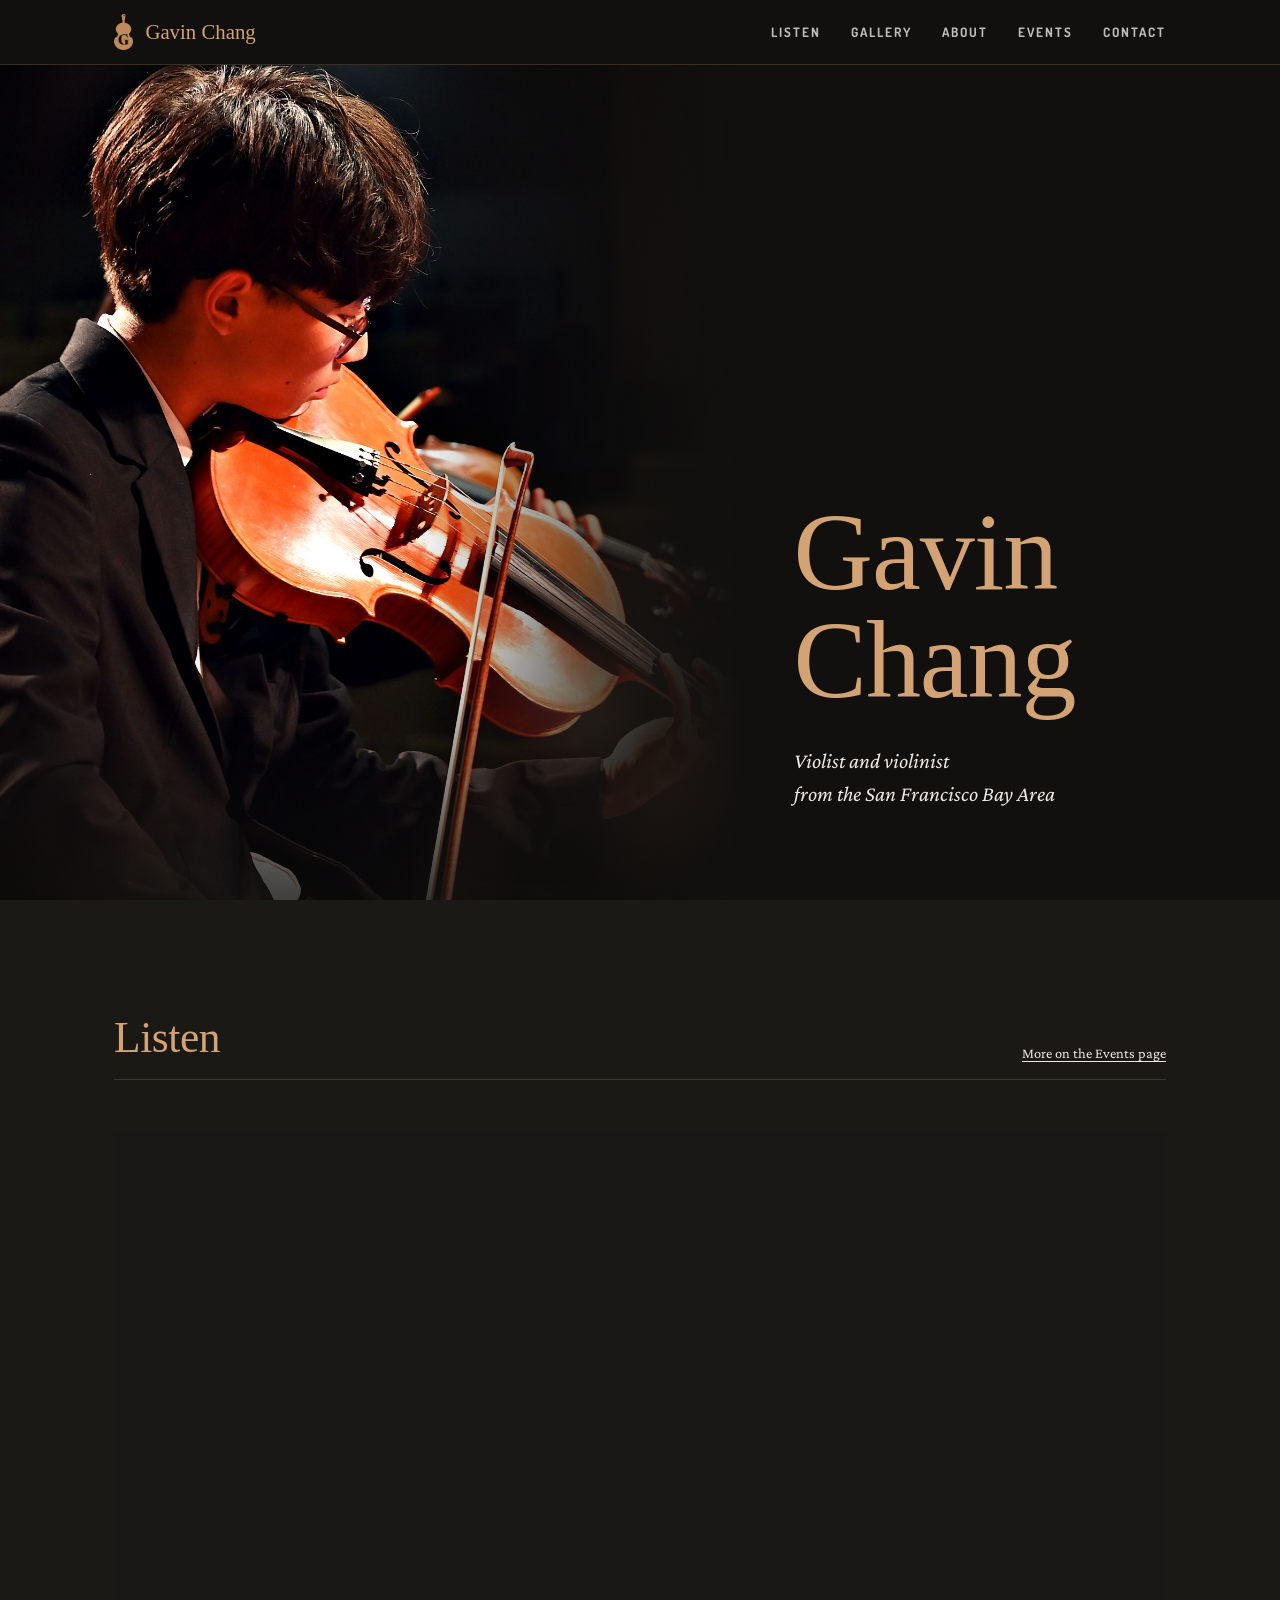
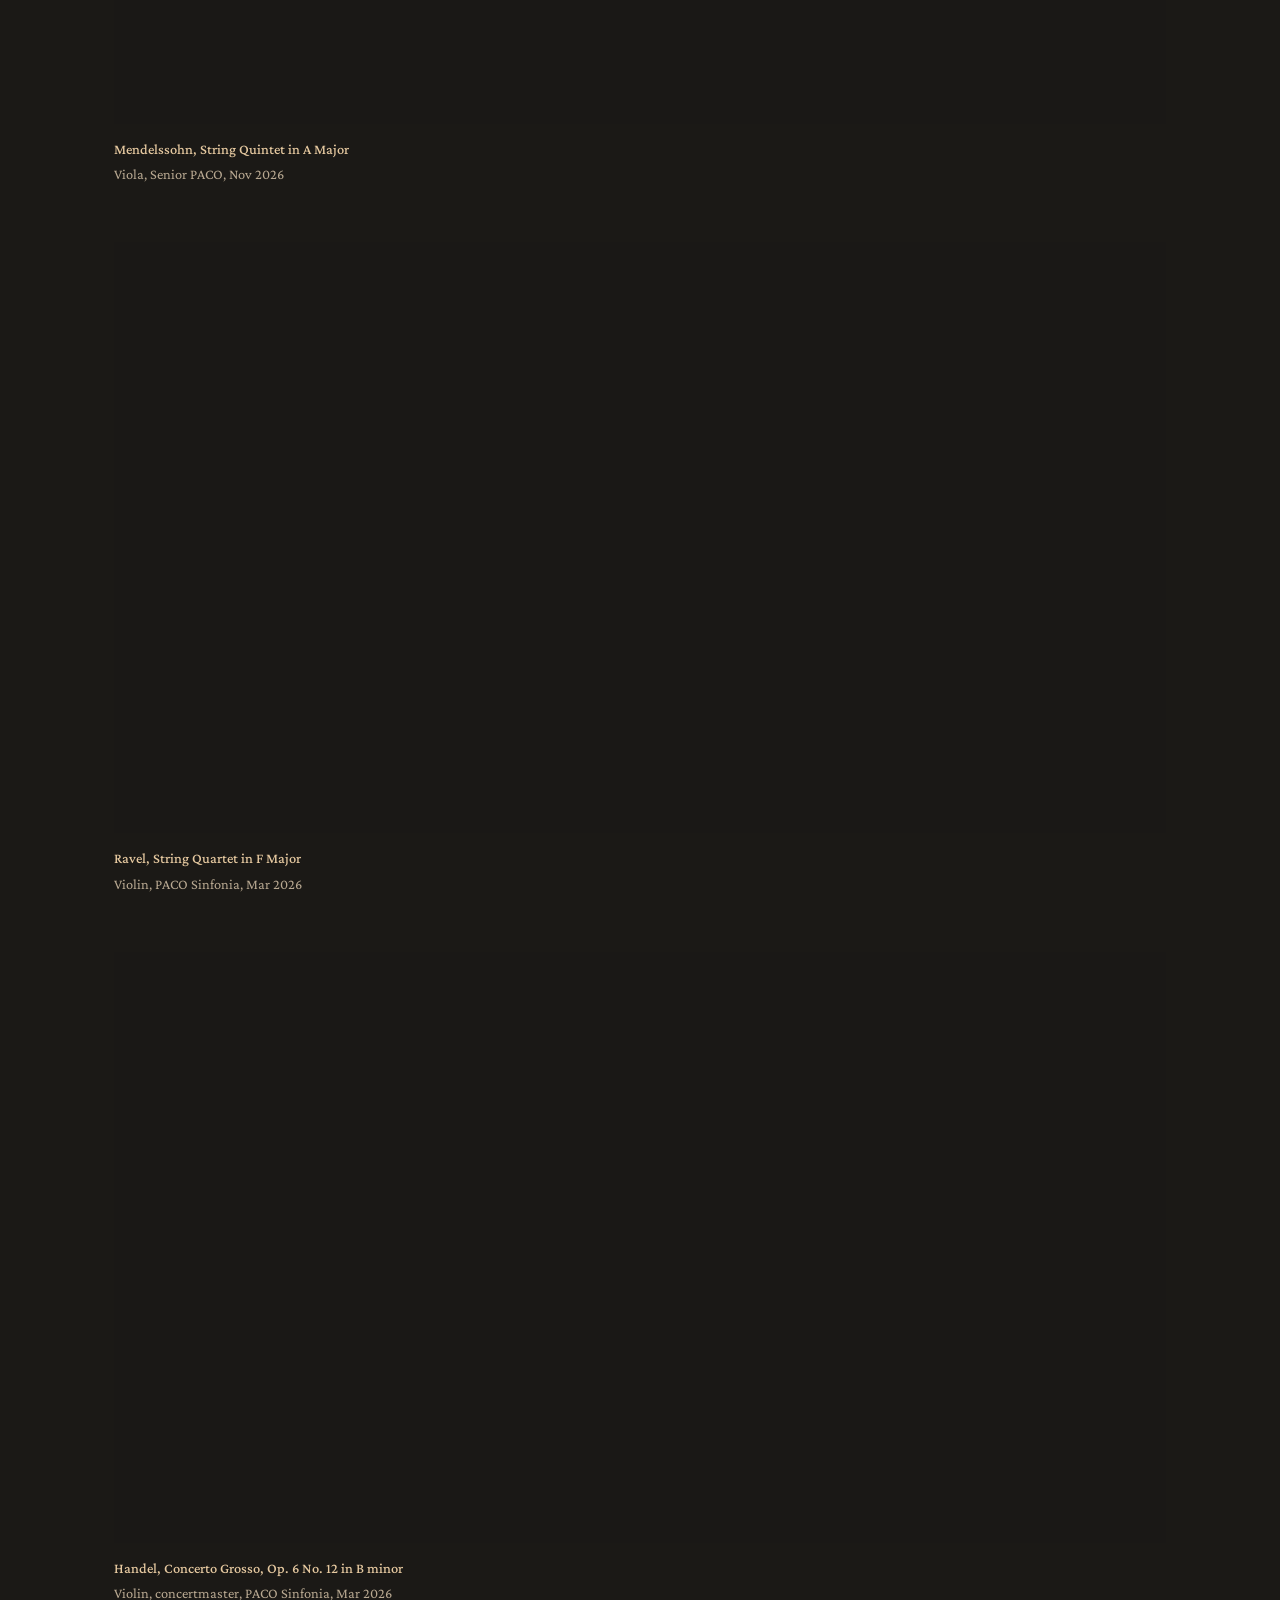
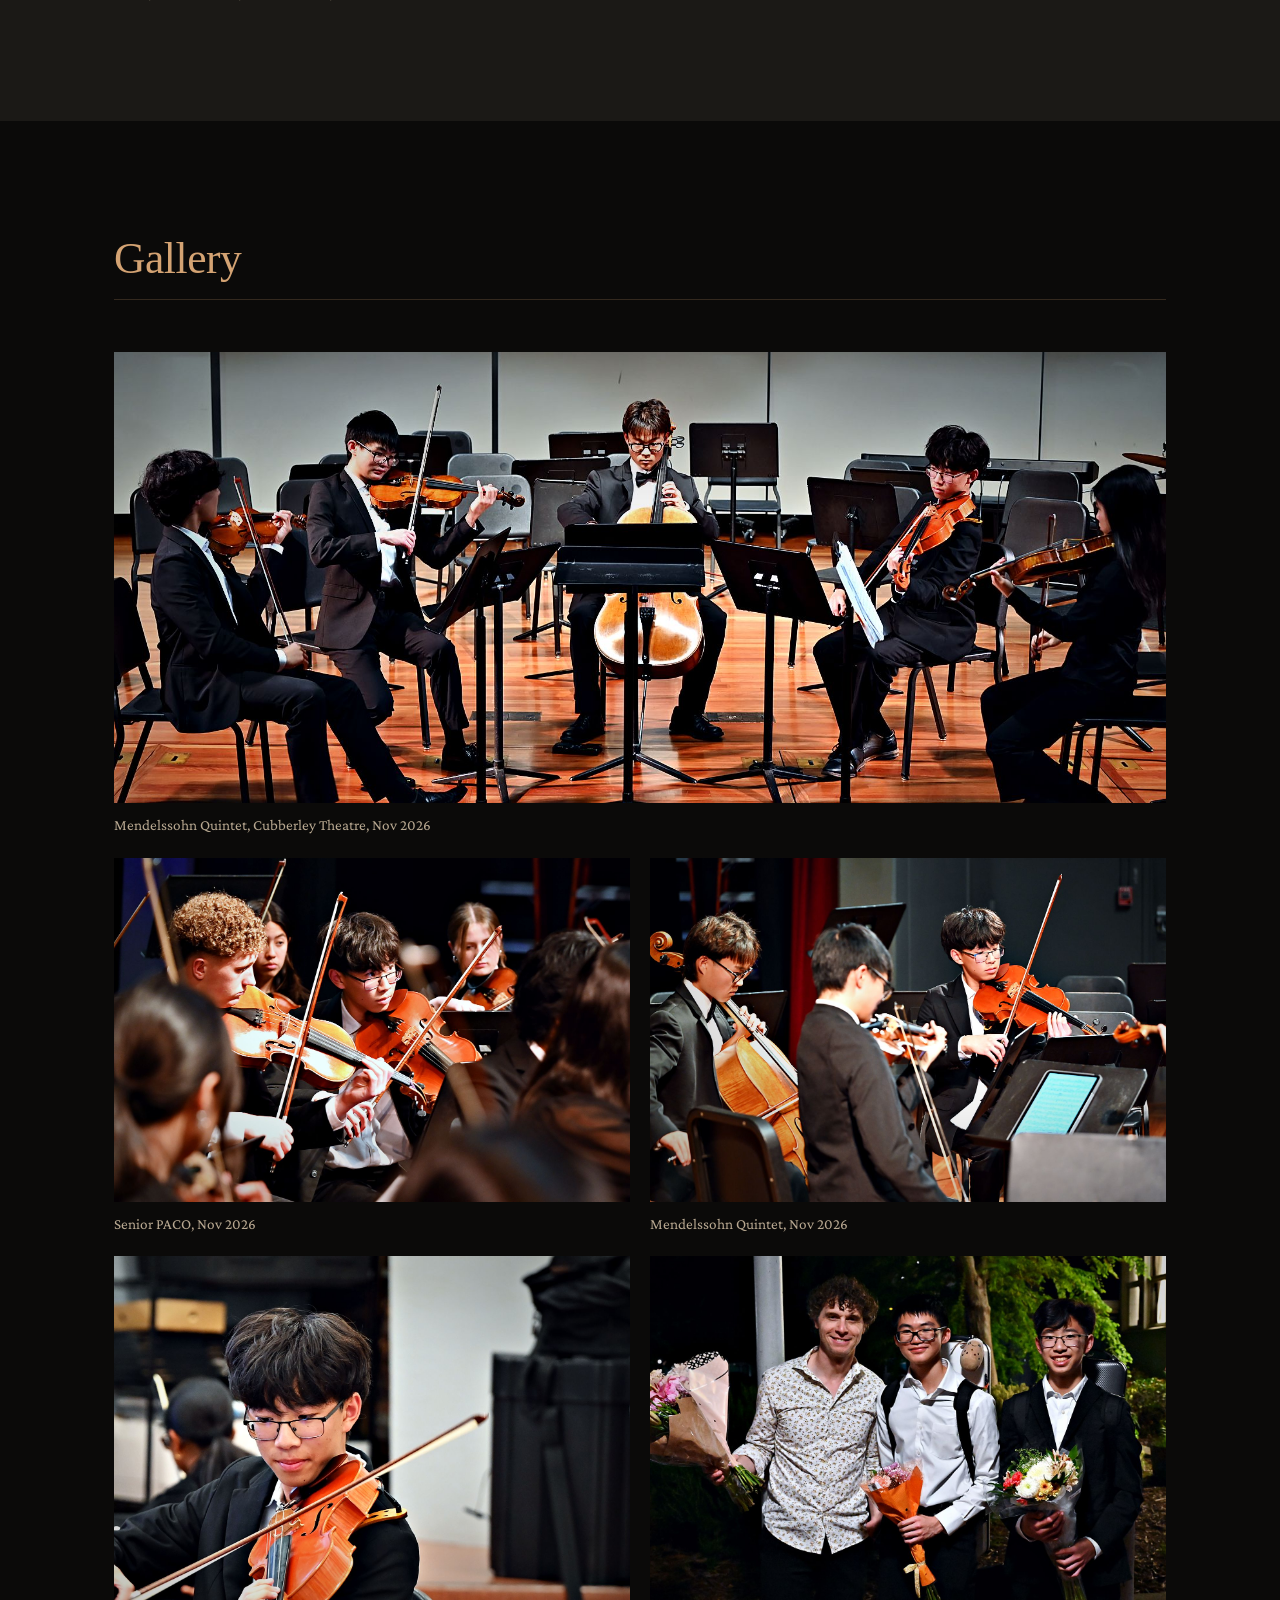
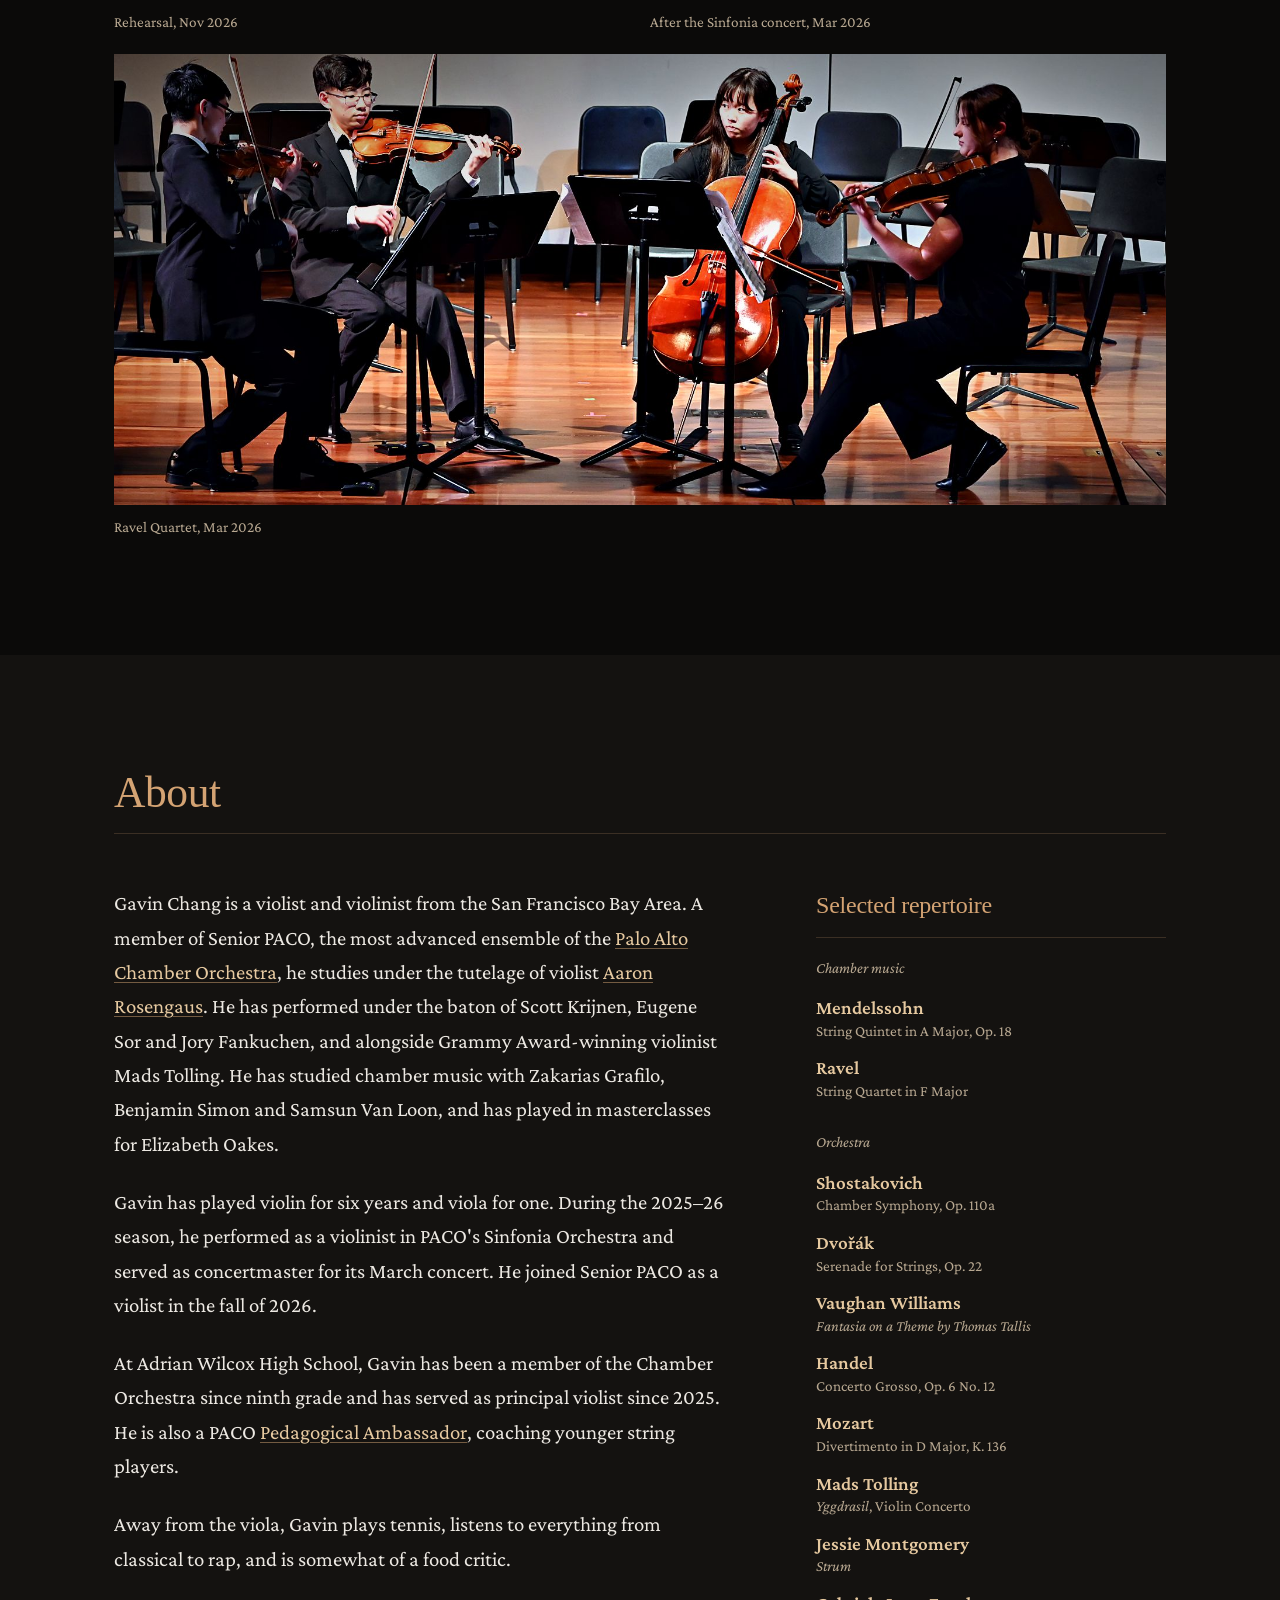
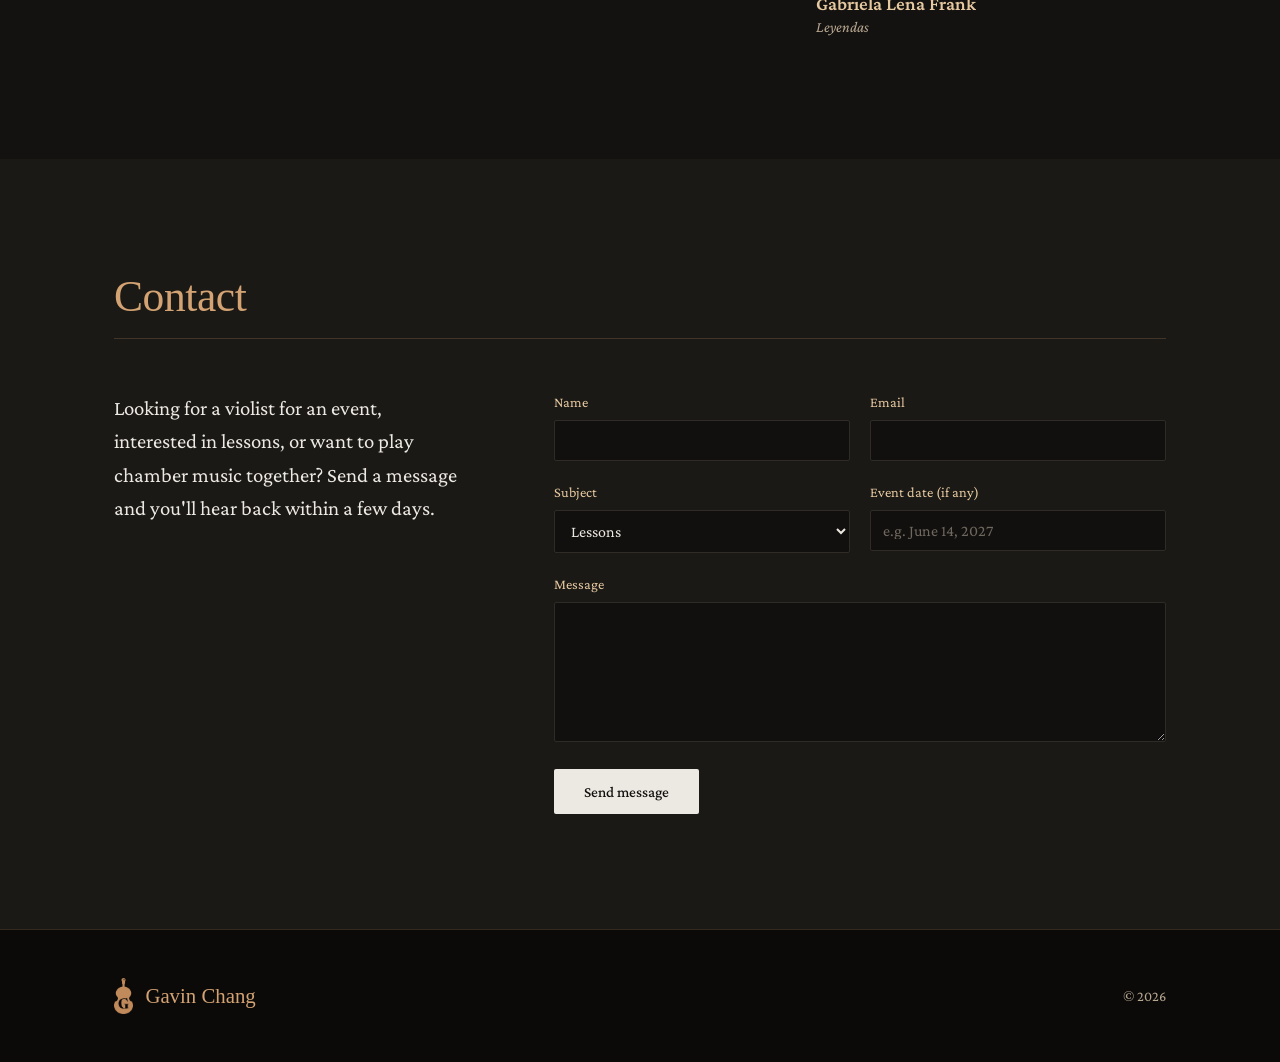
<file: index.html>
<!doctype html>
<html lang="en">
  <head>
    <meta charset="utf-8" />
    <meta name="viewport" content="width=device-width, initial-scale=1" />
    <title>Gavin Chang · Viola &amp; Violin</title>
    <meta
      name="description"
      content="Gavin Chang is a violist and violinist from the San Francisco Bay Area, playing with the Palo Alto Chamber Orchestra (PACO). Performances, videos, and contact."
    />
    <link rel="canonical" href="https://gavinchang.com/" />
    <meta name="google-site-verification" content="Nmx001IFJyBXwoPkOtTUak0ZmImyclPgPIsgz5206c8" />
    <meta property="og:type" content="website" />
    <meta property="og:site_name" content="Gavin Chang" />
    <meta property="og:title" content="Gavin Chang · Viola &amp; Violin" />
    <meta
      property="og:description"
      content="Violist and violinist from the San Francisco Bay Area, playing with the Palo Alto Chamber Orchestra."
    />
    <meta property="og:url" content="https://gavinchang.com/" />
    <meta property="og:image" content="https://gavinchang.com/assets/og.jpg" />
    <meta property="og:image:width" content="1200" />
    <meta property="og:image:height" content="630" />
    <meta name="twitter:card" content="summary_large_image" />
    <link rel="icon" href="favicon.ico?v=2" sizes="any" />
    <link
      rel="icon"
      type="image/png"
      sizes="32x32"
      href="assets/favicon-32.png?v=2"
    />
    <link rel="apple-touch-icon" href="assets/apple-touch-icon.png?v=2" />
    <link rel="manifest" href="site.webmanifest?v=2" />
    <meta name="theme-color" content="#11100e" />
    <script type="application/ld+json">
      {
        "@context": "https://schema.org",
        "@type": "Person",
        "name": "Gavin Chang",
        "url": "https://gavinchang.com/",
        "image": "https://gavinchang.com/assets/og.jpg",
        "jobTitle": "Violist and violinist",
        "homeLocation": { "@type": "Place", "name": "San Francisco Bay Area" },
        "memberOf": {
          "@type": "Organization",
          "name": "Palo Alto Chamber Orchestra",
          "url": "https://www.pacomusic.org/"
        }
      }
    </script>
    <link rel="preconnect" href="https://fonts.googleapis.com" />
    <link rel="preconnect" href="https://fonts.gstatic.com" crossorigin />
    <link
      href="https://fonts.googleapis.com/css2?family=Dosis:wght@700&family=Old+Standard+TT:ital,wght@0,400;0,700;1,400&family=Crimson+Pro:ital,wght@0,400;0,500;0,600;1,400&display=block"
      rel="stylesheet"
    />
    <link rel="stylesheet" href="style.css" />
  </head>
  <body class="home">
    <a class="skip" href="#main">Skip to content</a>
    <header class="site-header">
      <div class="inner">
        <a class="wordmark" href="./"><img class="logo" src="assets/logo-mark.png" alt="" width="28" height="52" />Gavin Chang</a>
        <nav aria-label="Main">
          <a href="#listen">Listen</a>
          <a href="#gallery">Gallery</a>
          <a href="#about">About</a>
          <a href="events.html">Events</a>
          <a href="#contact">Contact</a>
        </nav>
      </div>
    </header>

    <main id="main">
      <div class="hero">
        <figure>
          <img
            src="assets/gavin-hero.jpg"
            alt="Gavin Chang playing viola on stage"
            width="1800"
            height="1682"
            fetchpriority="high"
          />
        </figure>
        <div class="intro">
          <h1>Gavin<br />Chang</h1>
          <p class="role">Violist and violinist<br />from the San Francisco Bay Area</p>
        </div>
      </div>

      <section id="listen" class="dark">
        <div class="wrap">
          <div class="section-head">
            <div>
              <h2>Listen</h2>
            </div>
            <p class="aside">
              <a href="events.html">More on the Events page</a>
            </p>
          </div>
          <div class="videos">
            <div class="clip">
              <div class="video">
                <iframe
                  src="https://www.youtube-nocookie.com/embed/sXE35HnWF1Q?rel=0"
                  title="Mendelssohn String Quintet in A Major, Senior PACO"
                  loading="lazy"
                  referrerpolicy="strict-origin-when-cross-origin"
                  allow="
                    accelerometer;
                    autoplay;
                    clipboard-write;
                    encrypted-media;
                    gyroscope;
                    picture-in-picture;
                    web-share;
                  "
                  allowfullscreen
                ></iframe>
              </div>
              <p class="caption">
                <strong>Mendelssohn, String Quintet in A Major</strong>
                <span>Viola, Senior PACO, Nov 2026</span>
              </p>
            </div>
            <div class="clip">
              <div class="video">
                <iframe
                  src="https://www.youtube-nocookie.com/embed/MC1H6GNTEVY?rel=0"
                  title="Ravel String Quartet in F Major, PACO Sinfonia"
                  loading="lazy"
                  referrerpolicy="strict-origin-when-cross-origin"
                  allow="
                    accelerometer;
                    autoplay;
                    clipboard-write;
                    encrypted-media;
                    gyroscope;
                    picture-in-picture;
                    web-share;
                  "
                  allowfullscreen
                ></iframe>
              </div>
              <p class="caption">
                <strong>Ravel, String Quartet in F Major</strong>
                <span>Violin, PACO Sinfonia, Mar 2026</span>
              </p>
            </div>
            <div class="clip">
              <div class="video">
                <iframe
                  src="https://www.youtube-nocookie.com/embed/bKNfH7iYo7M?rel=0"
                  title="Handel Concerto Grosso Op. 6 No. 12, PACO Sinfonia"
                  loading="lazy"
                  referrerpolicy="strict-origin-when-cross-origin"
                  allow="accelerometer; autoplay; clipboard-write; encrypted-media; gyroscope; picture-in-picture; web-share"
                  allowfullscreen
                ></iframe>
              </div>
              <p class="caption">
                <strong>Handel, Concerto Grosso, Op. 6 No. 12 in B minor</strong>
                <span>Violin, concertmaster, PACO Sinfonia, Mar 2026</span>
              </p>
            </div>
          </div>
        </div>
      </section>

      <section id="gallery" class="dark deep">
        <div class="wrap">
          <div class="section-head">
            <div>
              <h2>Gallery</h2>
            </div>
          </div>
          <div class="gallery">
            <figure class="wide">
              <div class="ph"><img
                src="assets/gallery/quintet-stage.jpg"
                alt="Gavin playing viola in the Mendelssohn String Quintet on stage"
                width="1800"
                height="1200"
                loading="lazy"
              /></div>
              <figcaption>Mendelssohn Quintet, Cubberley Theatre, Nov 2026</figcaption>
            </figure>
            <figure>
              <div class="ph"><img
                src="assets/gallery/orchestra.jpg"
                alt="Gavin playing viola in the Senior PACO orchestra"
                width="1600"
                height="1067"
                loading="lazy"
              /></div>
              <figcaption>Senior PACO, Nov 2026</figcaption>
            </figure>
            <figure>
              <div class="ph"><img
                src="assets/gallery/quintet-close.jpg"
                alt="Gavin performing with his chamber ensemble"
                width="1600"
                height="1067"
                loading="lazy"
              /></div>
              <figcaption>Mendelssohn Quintet, Nov 2026</figcaption>
            </figure>
            <figure>
              <div class="ph"><img
                src="assets/gallery/rehearsal.jpg"
                alt="Gavin smiling while playing viola in rehearsal"
                width="1600"
                height="1067"
                loading="lazy"
              /></div>
              <figcaption>Rehearsal, Nov 2026</figcaption>
            </figure>
            <figure>
              <div class="ph"><img
                src="assets/gallery/perf-2.jpg"
                alt="Gavin with his coach and quartet partner after a concert"
                width="1600"
                height="1011"
                loading="lazy"
              /></div>
              <figcaption>After the Sinfonia concert, Mar 2026</figcaption>
            </figure>
            <figure class="wide">
              <div class="ph"><img
                src="assets/gallery/perf-1.jpg"
                alt="Gavin performing in a string quartet on stage"
                width="1800"
                height="1200"
                loading="lazy"
              /></div>
              <figcaption>Ravel Quartet, Mar 2026</figcaption>
            </figure>
          </div>
        </div>
      </section>

      <section id="about">
        <div class="wrap">
          <div class="section-head">
            <div>
              <h2>About</h2>
            </div>
          </div>
          <div class="about">
            <div class="bio">
              <p>
                Gavin Chang is a violist and violinist from the San Francisco
                Bay Area. A member of Senior PACO, the most advanced ensemble of
                the
                <a href="https://www.pacomusic.org/" target="_blank" rel="noopener">Palo Alto Chamber Orchestra</a>,
                he studies under the tutelage of violist
                <a href="https://www.aaronrosengaus.com/" target="_blank" rel="noopener">Aaron Rosengaus</a>.
                He has performed under the baton of Scott Krijnen, Eugene Sor and
                Jory Fankuchen, and alongside Grammy Award-winning violinist
                Mads Tolling. He has studied chamber music with Zakarias
                Grafilo, Benjamin Simon and Samsun Van Loon, and has played in
                masterclasses for Elizabeth Oakes.
              </p>
              <p>
                Gavin has played violin for
                <span data-years-since="2020">six</span> years and viola for
                <span data-years-since="2025">one</span>. During the 2025–26
                season, he performed as a violinist in PACO's Sinfonia Orchestra
                and served as concertmaster for its March concert. He joined
                Senior PACO as a violist in the fall of 2026.
              </p>
              <p>
                At Adrian Wilcox High School, Gavin has been a member of the
                Chamber Orchestra since ninth grade and has served as principal
                violist since 2025. He is also a PACO
                <a href="https://www.pacomusic.org/programs/student-leadership-council" target="_blank" rel="noopener">Pedagogical Ambassador</a>,
                coaching younger string players.
              </p>
              <p>
                Away from the viola, Gavin plays tennis, listens to everything
                from classical to rap, and is somewhat of a food critic.
              </p>
            </div>
            <div class="repertoire">
              <h3>Selected repertoire</h3>
              <p class="rep-group">Chamber music</p>
              <ul>
                <li><strong>Mendelssohn</strong><span>String Quintet in A Major, Op. 18</span></li>
                <li><strong>Ravel</strong><span>String Quartet in F Major</span></li>
              </ul>
              <p class="rep-group">Orchestra</p>
              <ul>
                <li><strong>Shostakovich</strong><span>Chamber Symphony, Op. 110a</span></li>
                <li><strong>Dvořák</strong><span>Serenade for Strings, Op. 22</span></li>
                <li><strong>Vaughan Williams</strong><span><i>Fantasia on a Theme by Thomas Tallis</i></span></li>
                <li><strong>Handel</strong><span>Concerto Grosso, Op. 6 No. 12</span></li>
                <li><strong>Mozart</strong><span>Divertimento in D Major, K. 136</span></li>
                <li><strong>Mads Tolling</strong><span><i>Yggdrasil</i>, Violin Concerto</span></li>
                <li><strong>Jessie Montgomery</strong><span><i>Strum</i></span></li>
                <li><strong>Gabriela Lena Frank</strong><span><i>Leyendas</i></span></li>
              </ul>
            </div>
          </div>
        </div>
      </section>

      <section id="contact" class="sand">
        <div class="wrap">
          <div class="section-head">
            <div>
              <h2>Contact</h2>
            </div>
          </div>
          <div class="contact">
            <p class="note">
              Looking for a violist for an event, interested in lessons, or
              want to play chamber music together? Send a message and you'll
              hear back within a few days.
            </p>
            <form data-contact>
              <div class="row">
                <label
                  ><span>Name</span
                  ><input name="name" autocomplete="name" required
                /></label>
                <label
                  ><span>Email</span
                  ><input
                    name="email"
                    type="email"
                    autocomplete="email"
                    required
                /></label>
              </div>
              <div class="row">
                <label
                  ><span>Subject</span>
                  <select name="topic">
                    <option>Lessons</option>
                    <option>A performance or event</option>
                    <option>A collaboration</option>
                    <option>Something else</option>
                  </select>
                </label>
                <label
                  ><span>Event date (if any)</span
                  ><input name="date" placeholder="e.g. June 14, 2027"
                /></label>
              </div>
              <label
                ><span>Message</span
                ><textarea name="message" required></textarea>
              </label>
              <button type="submit">Send message</button>
              <input
                class="hp"
                name="website"
                tabindex="-1"
                autocomplete="off"
                aria-hidden="true"
              />
              <p class="form-done" hidden>
                Thanks! Your message went through.
              </p>
              <p class="form-fail" hidden>
                Sorry, the message couldn't be sent. Please check your
                connection and try again.
              </p>
            </form>
          </div>
        </div>
      </section>
    </main>

    <footer>
      <div class="wrap">
        <span class="wordmark"><img class="logo" src="assets/logo-mark.png" alt="" width="28" height="52" />Gavin Chang</span>
        <span>© <span data-year>2026</span></span>
      </div>
    </footer>

    <script src="assets/form.js"></script>
    <script src="assets/years.js"></script>
    <script src="assets/gallery.js"></script>
  </body>
</html>
</file>
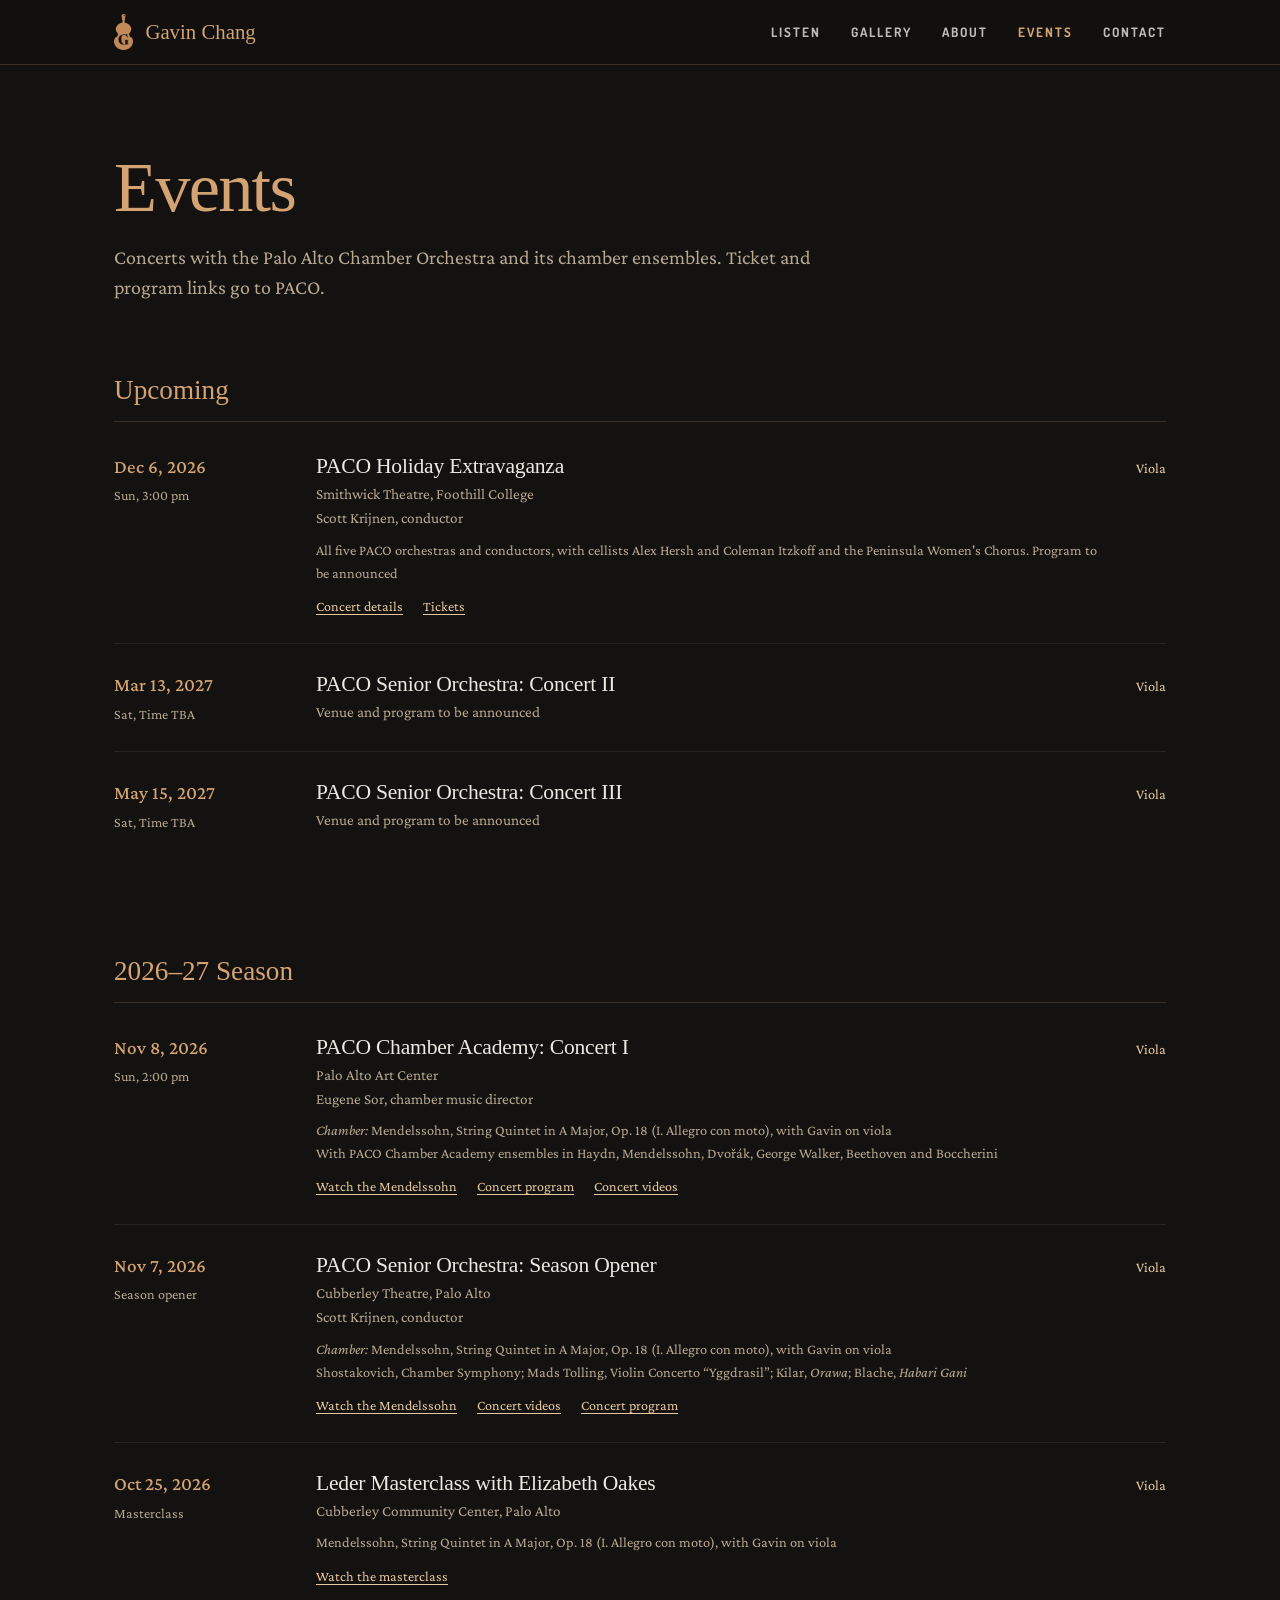
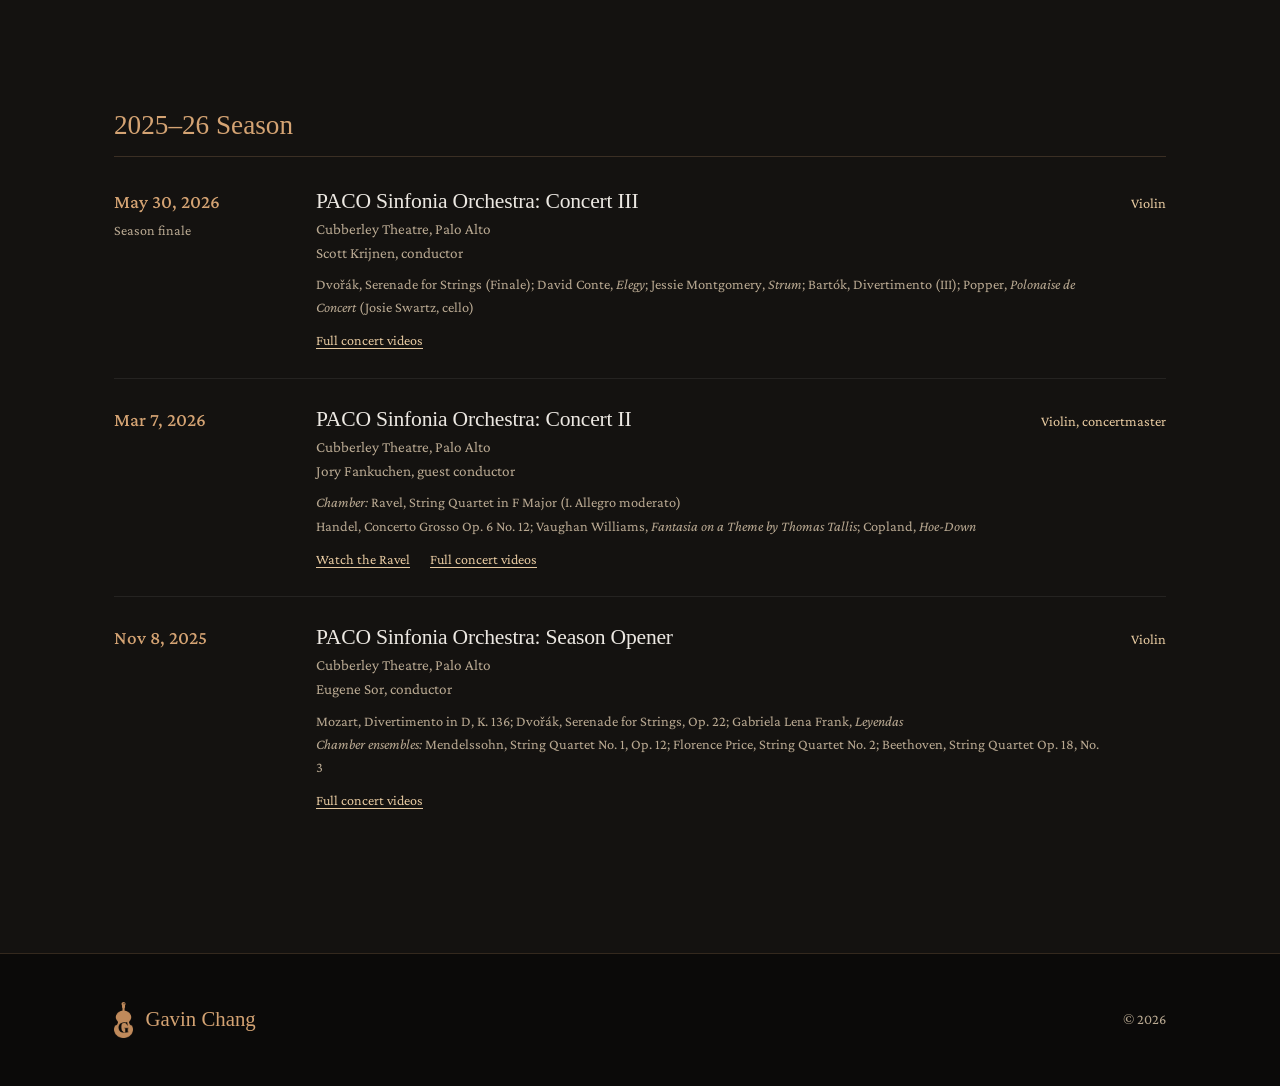
<file: events.html>
<!doctype html>
<html lang="en">
<head>
<meta charset="utf-8">
<meta name="viewport" content="width=device-width, initial-scale=1">
<title>Events · Gavin Chang</title>
<meta name="description" content="Upcoming and past concerts with Gavin Chang, violist and violinist with the Palo Alto Chamber Orchestra (PACO).">
<link rel="canonical" href="https://gavinchang.com/events.html">
<meta property="og:type" content="website">
<meta property="og:site_name" content="Gavin Chang">
<meta property="og:title" content="Events · Gavin Chang">
<meta property="og:description" content="Upcoming and past concerts with the Palo Alto Chamber Orchestra.">
<meta property="og:url" content="https://gavinchang.com/events.html">
<meta property="og:image" content="https://gavinchang.com/assets/og.jpg">
<meta name="twitter:card" content="summary_large_image">
<link rel="icon" href="favicon.ico?v=2" sizes="any">
<link rel="icon" type="image/png" sizes="32x32" href="assets/favicon-32.png?v=2">
<link rel="apple-touch-icon" href="assets/apple-touch-icon.png?v=2">
<link rel="manifest" href="site.webmanifest?v=2">
<meta name="theme-color" content="#11100e">
<link rel="preconnect" href="https://fonts.googleapis.com">
<link rel="preconnect" href="https://fonts.gstatic.com" crossorigin>
<link href="https://fonts.googleapis.com/css2?family=Dosis:wght@700&family=Old+Standard+TT:ital,wght@0,400;0,700;1,400&family=Crimson+Pro:ital,wght@0,400;0,500;0,600;1,400&display=block" rel="stylesheet">
<link rel="stylesheet" href="style.css">
</head>
<body>
<a class="skip" href="#main">Skip to content</a>

<header class="site-header">
  <div class="inner">
    <a class="wordmark" href="./"><img class="logo" src="assets/logo-mark.png" alt="" width="28" height="52" />Gavin Chang</a>
    <nav aria-label="Main">
      <a href="./#listen">Listen</a>
      <a href="./#gallery">Gallery</a>
      <a href="./#about">About</a>
      <a href="events.html" aria-current="page">Events</a>
      <a href="./#contact">Contact</a>
    </nav>
  </div>
</header>

<main id="main">
  <div class="wrap page-title">
    <h1>Events</h1>
    <p>Concerts with the Palo Alto Chamber Orchestra and its chamber ensembles. Ticket and program links go to PACO.</p>
  </div>

  <section class="events-section">
    <div class="wrap" data-events>
      <div class="events-group">
        <span class="label">Upcoming</span>
        <ul class="events">
          <li class="event" data-date="2026-12-06" data-start="2026-12-06T15:00">
            <time datetime="2026-12-06">Dec 6, 2026<small class="label">Sun, 3:00 pm</small></time>
            <div>
              <h3>PACO Holiday Extravaganza</h3>
              <p>Smithwick Theatre, Foothill College<br>Scott Krijnen, conductor</p>
              <p class="program">All five PACO orchestras and conductors, with cellists Alex Hersh and Coleman Itzkoff and the Peninsula Women's Chorus. Program to be announced</p>
              <p class="links"><a href="https://www.pacomusic.org/events/2026-27/holiday-extravaganza-december-6-2026" target="_blank" rel="noopener">Concert details</a><a class="upcoming-only" href="https://paco.vbotickets.com/event/Holiday_Extravaganza/207027" target="_blank" rel="noopener">Tickets</a></p>
            </div>
            <span class="role">Viola</span>
          </li>
          <li class="event" data-date="2027-03-13">
            <time datetime="2027-03-13">Mar 13, 2027<small class="label">Sat, Time TBA</small></time>
            <div>
              <h3>PACO Senior Orchestra: Concert II</h3>
              <p>Venue and program to be announced</p>
            </div>
            <span class="role">Viola</span>
          </li>
          <li class="event" data-date="2027-05-15">
            <time datetime="2027-05-15">May 15, 2027<small class="label">Sat, Time TBA</small></time>
            <div>
              <h3>PACO Senior Orchestra: Concert III</h3>
              <p>Venue and program to be announced</p>
            </div>
            <span class="role">Viola</span>
          </li>
        </ul>
      </div>

      <div class="events-group">
        <span class="label">2026–27 Season</span>
        <ul class="events">
          <li class="event" data-date="2026-11-08" data-start="2026-11-08T14:00">
            <time datetime="2026-11-08">Nov 8, 2026<small class="label">Sun, 2:00 pm</small></time>
            <div>
              <h3>PACO Chamber Academy: Concert I</h3>
              <p>Palo Alto Art Center<br>Eugene Sor, chamber music director</p>
              <p class="program"><em>Chamber:</em> Mendelssohn, String Quintet in A Major, Op. 18 (I. Allegro con moto), with Gavin on viola<br>
                With PACO Chamber Academy ensembles in Haydn, Mendelssohn, Dvořák, George Walker, Beethoven and Boccherini</p>
              <p class="links"><a href="https://www.youtube.com/watch?v=Ji9QWMvFooE" target="_blank" rel="noopener">Watch the Mendelssohn</a><a href="https://www.pacomusic.org/events/2026-27/chamber-academy-november-8-2026" target="_blank" rel="noopener">Concert program</a><a href="https://www.youtube.com/playlist?list=PLC6ZyNQbAKKQ" target="_blank" rel="noopener">Concert videos</a></p>
            </div>
            <span class="role">Viola</span>
          </li>
          <li class="event" data-date="2026-11-07" data-start="2026-11-07T19:30">
            <time datetime="2026-11-07">Nov 7, 2026<small class="label">Season opener</small></time>
            <div>
              <h3>PACO Senior Orchestra: Season Opener</h3>
              <p>Cubberley Theatre, Palo Alto<br>Scott Krijnen, conductor</p>
              <p class="program"><em>Chamber:</em> Mendelssohn, String Quintet in A Major, Op. 18 (I. Allegro con moto), with Gavin on viola<br>
                Shostakovich, Chamber Symphony; Mads Tolling, Violin Concerto “Yggdrasil”; Kilar, <i>Orawa</i>; Blache, <i>Habari Gani</i></p>
              <p class="links"><a href="./#listen">Watch the Mendelssohn</a><a href="https://www.youtube.com/playlist?list=PLRqJwdR6baj4" target="_blank" rel="noopener">Concert videos</a><a href="https://www.pacomusic.org/events/2026-27/senior-paco-november-7-2026" target="_blank" rel="noopener">Concert program</a></p>
            </div>
            <span class="role">Viola</span>
          </li>
          <li class="event" data-date="2026-10-25">
            <time datetime="2026-10-25">Oct 25, 2026<small class="label">Masterclass</small></time>
            <div>
              <h3>Leder Masterclass with Elizabeth Oakes</h3>
              <p>Cubberley Community Center, Palo Alto</p>
              <p class="program">Mendelssohn, String Quintet in A Major, Op. 18 (I. Allegro con moto), with Gavin on viola</p>
              <p class="links"><a href="https://www.youtube.com/watch?v=kzvMdZJd8ls" target="_blank" rel="noopener">Watch the masterclass</a></p>
            </div>
            <span class="role">Viola</span>
          </li>
        </ul>
      </div>

      <div class="events-group">
        <span class="label">2025–26 Season</span>
        <ul class="events">
          <li class="event" data-date="2026-05-30">
            <time datetime="2026-05-30">May 30, 2026<small class="label">Season finale</small></time>
            <div>
              <h3>PACO Sinfonia Orchestra: Concert III</h3>
              <p>Cubberley Theatre, Palo Alto<br>Scott Krijnen, conductor</p>
              <p class="program">Dvořák, Serenade for Strings (Finale); David Conte, <i>Elegy</i>; Jessie Montgomery, <i>Strum</i>; Bartók, Divertimento (III); Popper, <i>Polonaise de Concert</i> (Josie Swartz, cello)</p>
              <p class="links"><a href="https://www.youtube.com/playlist?list=PLOp3k7hfVfMblTnOSrVcerdFUGlQEpvU9" target="_blank" rel="noopener">Full concert videos</a></p>
            </div>
            <span class="role">Violin</span>
          </li>
          <li class="event" data-date="2026-03-07">
            <time datetime="2026-03-07">Mar 7, 2026</time>
            <div>
              <h3>PACO Sinfonia Orchestra: Concert II</h3>
              <p>Cubberley Theatre, Palo Alto<br>Jory Fankuchen, guest conductor</p>
              <p class="program"><em>Chamber:</em> Ravel, String Quartet in F Major (I. Allegro moderato)<br>
                Handel, Concerto Grosso Op. 6 No. 12; Vaughan Williams, <i>Fantasia on a Theme by Thomas Tallis</i>; Copland, <i>Hoe-Down</i></p>
              <p class="links"><a href="./#listen">Watch the Ravel</a><a href="https://www.youtube.com/playlist?list=PLOp3k7hfVfMZDzWvM93NYCZxzykePwpCN" target="_blank" rel="noopener">Full concert videos</a></p>
            </div>
            <span class="role">Violin, concertmaster</span>
          </li>
          <li class="event" data-date="2025-11-08">
            <time datetime="2025-11-08">Nov 8, 2025</time>
            <div>
              <h3>PACO Sinfonia Orchestra: Season Opener</h3>
              <p>Cubberley Theatre, Palo Alto<br>Eugene Sor, conductor</p>
              <p class="program">Mozart, Divertimento in D, K. 136; Dvořák, Serenade for Strings, Op. 22; Gabriela Lena Frank, <i>Leyendas</i><br>
                <em>Chamber ensembles:</em> Mendelssohn, String Quartet No. 1, Op. 12; Florence Price, String Quartet No. 2; Beethoven, String Quartet Op. 18, No. 3</p>
              <p class="links"><a href="https://www.youtube.com/playlist?list=PLOp3k7hfVfMYldNDe_0pUpUFTDlmdqEdv" target="_blank" rel="noopener">Full concert videos</a></p>
            </div>
            <span class="role">Violin</span>
          </li>
        </ul>
      </div>
    </div>
  </section>
</main>

<footer>
  <div class="wrap">
    <span class="wordmark"><img class="logo" src="assets/logo-mark.png" alt="" width="28" height="52" />Gavin Chang</span>
    <span>© <span data-year>2026</span></span>
  </div>
</footer>

<script src="assets/events.js"></script>
<script src="assets/years.js"></script>
</body>
</html>
</file>
<file: style.css>
/* gavinchang.com */
:root {
  --paper: #141210;
  --ink: #ece8e2;
  --muted: #b8a891;
  --rule: #2f2b27;
  --line: rgba(212, 163, 115, 0.2);
  --night: #11100e;
  --night-2: #1a1816;
  --night-ink: #ece8e2;
  --night-muted: #b8a891;
  --night-deep: #0b0a09;
  --sand: #1b1916;
  --gold: #d4a373;
  --gold-soft: #e6c9a0;
  --accent: #d4a373;
  --serif: "Old Standard TT", "Times New Roman", Times, serif;
  --name: "Old Standard TT", "Times New Roman", Times, serif;
  --sans: "Crimson Pro", Georgia, "Times New Roman", serif;
  --menu: "Dosis", "Helvetica Neue", Arial, sans-serif;
  --gutter: clamp(20px, 5vw, 64px);
  --max: 1180px;
  --header-h: 64px;
  --glass: rgba(17, 16, 14, 0.72);
}

* { box-sizing: border-box; }
html { scroll-behavior: smooth; -webkit-text-size-adjust: 100%; }
@media (prefers-reduced-motion: reduce) { html { scroll-behavior: auto; } }
body { margin: 0; background: var(--paper); color: var(--ink); font: 400 19px/1.6 var(--sans); }
img { max-width: 100%; height: auto; display: block; }
a { color: inherit; text-underline-offset: 3px; text-decoration-thickness: 1px; }
a:hover { color: var(--accent); }
[id] { scroll-margin-top: calc(var(--header-h) + 16px); }
:focus-visible { outline: 2px solid var(--accent); outline-offset: 3px; }
.skip { position: absolute; left: 12px; top: -100px; z-index: 30; background: var(--ink); color: #11100e; padding: 10px 16px; text-decoration: none; }
.skip:focus { top: 12px; }

h1, h2, h3 { font-family: var(--serif); font-weight: 400; letter-spacing: -0.01em; }
.wrap { max-width: var(--max); margin: 0 auto; padding: 0 var(--gutter); }

/* ---------- header: frosted bar on every page ---------- */
.site-header { position: fixed; inset: 0 0 auto 0; z-index: 20; background: var(--night);
  border-bottom: 1px solid var(--line); }
.site-header .inner { max-width: var(--max); height: var(--header-h); margin: 0 auto; padding: 0 var(--gutter); display: flex; justify-content: space-between; align-items: center; gap: 24px; }
.wordmark { font: 400 1.3rem/1 var(--name); text-decoration: none; }
.site-header .wordmark { display: inline-flex; align-items: center; gap: 12px; }
.site-header .wordmark .logo { width: auto; height: 36px; }
.site-header .wordmark { color: var(--gold); }
.site-header nav { display: flex; gap: 30px; }
.site-header nav a { text-decoration: none; font-family: var(--menu); font-size: 13px; font-weight: 700; letter-spacing: 2px; text-transform: uppercase; color: rgba(255, 255, 255, 0.72); }
.site-header nav a:hover, .site-header nav a[aria-current] { color: #fff; }
main { padding-top: var(--header-h); }
.home main { padding-top: 0; }

/* ---------- hero ---------- */
.hero { position: relative; display: grid; grid-template-columns: 58% 42%; min-height: max(560px, min(100vh, 920px)); background: var(--night); color: var(--night-ink); }
.hero figure { margin: 0; position: relative; overflow: hidden; isolation: isolate; }
/* soft edges: a blurred copy sits behind, and the sharp photo fades into it */
.hero figure::before { content: ""; position: absolute; inset: -60px; z-index: 0;
  background: url("assets/gavin-hero.jpg") 45% 30% / cover no-repeat; filter: blur(28px) brightness(0.7); }
.hero figure img { position: absolute; inset: 0; z-index: 1; width: 100%; height: 100%; object-fit: cover; object-position: 45% 30%;
  -webkit-mask-image: radial-gradient(ellipse 72% 78% at 42% 42%, #000 52%, rgba(0,0,0,0.6) 72%, transparent 100%);
          mask-image: radial-gradient(ellipse 72% 78% at 42% 42%, #000 52%, rgba(0,0,0,0.6) 72%, transparent 100%); }
.hero figure::after { content: ""; position: absolute; inset: 0; z-index: 2; pointer-events: none;
  background: linear-gradient(90deg, rgba(17,16,14,0) 55%, var(--night) 100%),
              linear-gradient(0deg, rgba(17,16,14,0.55) 0%, rgba(17,16,14,0) 22%); }
.hero .intro { align-self: end; padding: 0 var(--gutter) clamp(56px, 10vh, 112px) clamp(24px, 4vw, 56px); }
.hero .kicker { margin: 0 0 18px; font-size: 1.05rem; color: var(--night-muted); }
.hero h1 { font-family: var(--name); font-size: clamp(4rem, 8.6vw, 8.2rem); line-height: 0.98; letter-spacing: -0.01em; margin: 0; }
.hero .role { margin: 30px 0 0; font: italic 400 1.35rem/1.5 var(--sans); color: var(--night-muted); }

/* ---------- sections ---------- */
section { padding: clamp(72px, 9vw, 120px) 0; }
.section-head { display: flex; justify-content: space-between; align-items: flex-end; gap: 24px;
  padding-bottom: 18px; margin-bottom: clamp(32px, 4.5vw, 52px); border-bottom: 1px solid var(--line); }
.section-head h2 { font-size: clamp(2.1rem, 3.4vw, 2.8rem); line-height: 1.05; margin: 0; }
.section-head p { margin: 8px 0 0; font: 400 1.05rem/1.4 var(--serif); color: var(--muted); }
.section-head p.aside { margin: 0; font: 400 0.9rem var(--sans); white-space: nowrap; }
.dark .section-head p { color: var(--night-muted); }
.dark .section-head p.aside a { color: var(--night-ink); }
.dark { background: #1b1916; color: var(--night-ink); }
.deep { background: var(--night-deep); }
.sand { background: var(--sand); }
.sand input, .sand select, .sand textarea { background: #12100e; }
.dark a:hover { color: #fff; }
.caption { margin: 14px 0 0; font-size: 0.9rem; color: var(--muted); }
.caption span { color: var(--night-muted); }
.dark .caption { color: var(--night-muted); }
.caption strong { font-weight: 500; color: var(--ink); }
.dark .caption strong { color: var(--night-ink); }

/* listen */
.videos { display: grid; grid-template-columns: 1fr; gap: 56px; }
.videos .caption strong { display: block; margin-bottom: 2px; }
.video { position: relative; aspect-ratio: 16 / 9; background: var(--night-2); }
.video iframe { position: absolute; inset: 0; width: 100%; height: 100%; border: 0; }

/* gallery: even grid, captions on a frosted bar */
.gallery { display: grid; grid-template-columns: 1fr 1fr; gap: 20px; }
.gallery figure { margin: 0; }
.gallery .ph { overflow: hidden; }
.gallery img { width: 100%; aspect-ratio: 3 / 2; object-fit: cover; cursor: zoom-in; transition: transform 0.5s cubic-bezier(0.2, 0.7, 0.2, 1); }
.gallery figure:hover img { transform: scale(1.06); }
@media (prefers-reduced-motion: reduce) { .gallery img { transition: none; } .gallery figure:hover img { transform: none; } }
.gallery figure.wide { grid-column: 1 / -1; }
.gallery figure.wide img { aspect-ratio: 21 / 9; object-position: 50% 70%; }
.gallery figcaption { margin: 10px 0 0; font-size: 0.95rem; color: var(--night-muted); }
/* click a photo to see it larger */
.lightbox { padding: 0; border: 0; background: transparent; max-width: 94vw; max-height: 92vh; }
.lightbox::backdrop { background: rgba(8, 7, 6, 0.92); }
.lightbox img { display: block; max-width: 94vw; max-height: 84vh; width: auto; height: auto; margin: 0 auto; }
.lightbox p { margin: 12px 0 0; text-align: center; color: var(--night-muted); }
.lightbox button { position: fixed; top: 16px; right: 20px; background: none; color: #fff; font-size: 2rem; line-height: 1; padding: 6px 12px; }
.lightbox button:hover { background: none; color: var(--gold); }

/* about */
.about { display: grid; grid-template-columns: minmax(0, 7fr) minmax(0, 4fr); gap: clamp(48px, 7vw, 104px); }
.bio p { font: 400 1.3rem/1.65 var(--sans); margin: 0 0 1.15em; max-width: 36em; }
.repertoire h3 { margin: 0 0 18px; font-size: 1.5rem; color: var(--gold); padding-bottom: 12px; border-bottom: 1px solid var(--line); }
.repertoire .rep-group { margin: 22px 0 8px; font-size: 0.95rem; font-style: italic; color: var(--muted); }
.repertoire .rep-group:first-of-type { margin-top: 0; }
.repertoire ul { list-style: none; margin: 0; padding: 0; }
.repertoire li { padding: 7px 0; line-height: 1.35; }
.repertoire strong { display: block; font-weight: 600; color: var(--gold-soft); }
.repertoire span { display: block; color: var(--muted); font-size: 0.95rem; }

/* contact */
.contact { display: grid; grid-template-columns: minmax(0, 4fr) minmax(0, 7fr); gap: clamp(40px, 7vw, 104px); }
.contact .note { font: 400 1.3rem/1.6 var(--sans); margin: 0; max-width: 22em; }
form .row { display: grid; grid-template-columns: 1fr 1fr; gap: 20px; }
label { display: block; margin-bottom: 20px; font-size: 0.9rem; }
label span { display: block; margin-bottom: 6px; color: var(--muted); }
input, select, textarea { width: 100%; font: 400 1rem var(--sans); color: var(--ink); background: #12100e; border: 1px solid var(--rule); border-radius: 2px; padding: 11px 12px; }
textarea { min-height: 140px; resize: vertical; }
input:focus, select:focus, textarea:focus { outline: none; border-color: var(--accent); }
::placeholder { color: #6f685f; }
button { font: 500 0.95rem var(--sans); background: var(--ink); color: #11100e; border: 0; border-radius: 2px; padding: 14px 30px; cursor: pointer; }
button:hover { background: var(--accent); color: #11100e; }
button:disabled { opacity: 0.6; cursor: default; }
.hp { position: absolute; left: -9999px; width: 1px; height: 1px; opacity: 0; }
.form-done, .form-fail { margin: 18px 0 0; }
.form-done { font: 400 1.25rem var(--sans); }
.form-fail { color: var(--accent); }

/* ---------- events page ---------- */
.page-title { padding-top: clamp(48px, 7vw, 88px); padding-bottom: 8px; }
.page-title h1 { font-size: clamp(2.8rem, 6vw, 4.4rem); line-height: 1; letter-spacing: -0.025em; margin: 0; }
.page-title p { margin: 20px 0 0; font: 400 1.25rem/1.5 var(--sans); color: var(--muted); max-width: 36em; }
.events-section { padding-top: clamp(40px, 6vw, 64px); }
.events-group + .events-group { margin-top: clamp(64px, 8vw, 96px); }
.events-group > .label { display: block; font: 400 1.7rem/1.2 var(--serif); margin-bottom: 4px; padding-bottom: 14px; border-bottom: 1px solid var(--line); }
.events-group .event:first-child { border-top: 0; }
.events { list-style: none; margin: 0; padding: 0; }
.event { display: grid; grid-template-columns: 170px minmax(0, 1fr) auto; gap: 32px; padding: 26px 0; border-bottom: 1px solid rgba(255, 255, 255, 0.07); align-items: baseline; }
.event:last-child { border-bottom: 0; }
.event time { font-weight: 500; }
.event time small { display: block; font-weight: 400; color: var(--muted); font-size: 0.88rem; margin-top: 2px; }
.event h3 { font-size: 1.35rem; line-height: 1.25; margin: 0 0 2px; }
.event p { margin: 0; color: var(--muted); font-size: 0.95rem; }
.event p.program { margin-top: 8px; font-size: 0.9rem; line-height: 1.6; }
.event p.links { margin-top: 10px; display: flex; flex-wrap: wrap; gap: 6px 20px; }
.event p.links a { color: var(--ink); font-size: 0.88rem; }
.event p.links a:hover { color: var(--accent); }
.event .role { font-size: 0.9rem; color: var(--muted); white-space: nowrap; }
.events-empty { margin: 0; padding: 24px 0; color: var(--muted); }

/* ---------- footer ---------- */
footer { background: var(--night-deep); color: var(--night-muted); font-size: 0.9rem; border-top: 1px solid var(--line); }
footer .wrap { padding-top: 48px; padding-bottom: 48px; display: flex; flex-wrap: wrap; justify-content: space-between; align-items: center; gap: 16px 32px; }
footer .wordmark { color: var(--gold); display: inline-flex; align-items: center; gap: 12px; }
footer .wordmark .logo { width: auto; height: 36px; }

/* ---------- smaller screens ---------- */
@media (max-width: 900px) {
  .hero { grid-template-columns: 1fr; min-height: 0; padding-top: var(--header-h); }
  .hero figure { aspect-ratio: 1 / 1; }
  .hero figure::after { background: linear-gradient(180deg, rgba(17,16,14,0) 60%, var(--night) 100%); }
  .hero figure img { -webkit-mask-image: radial-gradient(ellipse 80% 75% at 45% 45%, #000 55%, transparent 100%); mask-image: radial-gradient(ellipse 80% 75% at 45% 45%, #000 55%, transparent 100%); }
  .hero .intro { padding: 4px var(--gutter) 64px; }
  .about, .contact { grid-template-columns: 1fr; }
  .event { grid-template-columns: 1fr; gap: 4px; }
  .section-head { flex-direction: column; align-items: flex-start; gap: 12px; }
  .section-head p.aside { white-space: normal; }
}
@media (max-width: 600px) {
  :root { --header-h: 88px; }
  .site-header .inner { flex-direction: column; align-items: flex-start; justify-content: center; gap: 8px; }
  .site-header nav { width: 100%; gap: 20px; overflow-x: auto; scrollbar-width: none; }
  .site-header nav a { white-space: nowrap; font-size: 12px; letter-spacing: 1.5px; }
  .gallery { grid-template-columns: 1fr; gap: 16px; }
  form .row { grid-template-columns: 1fr; gap: 0; }
}

/* ---------- colour ---------- */
.hero .kicker { color: var(--gold); }
.hero .role { color: var(--ink); }
.section-head h2, .page-title h1, .events-group > .label { color: var(--gold); }
.bio a, .contact a { color: var(--gold-soft); text-decoration-color: rgba(212, 163, 115, 0.5); }
.bio a:hover { color: var(--gold); }
.caption strong, .dark .caption strong { color: var(--gold-soft); }
.event time { color: var(--gold); }
.event h3 { color: var(--ink); }
.event .role { color: var(--gold-soft); }
.event p.links a { color: var(--gold-soft); }
.site-header nav a:hover, .site-header nav a[aria-current] { color: var(--gold); }
.contact .note { color: var(--ink); }
label span { color: var(--gold-soft); }
.hero h1 { color: var(--gold); }
</file>
